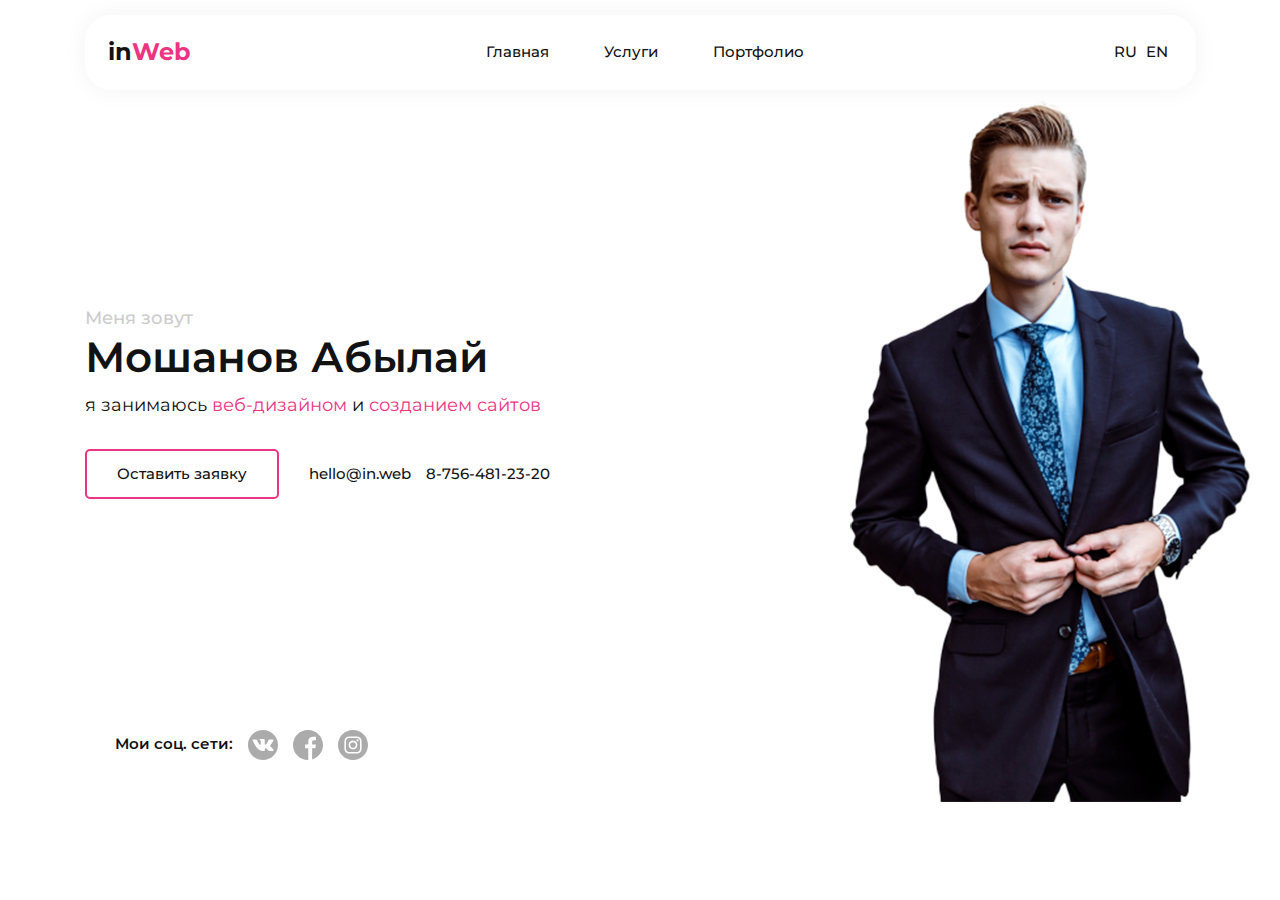
<file: index.html>
<!DOCTYPE html>
<html lang="ru">
<head>
    <meta charset="UTF-8">
    <meta name="viewport" content="width=device-width,initial-scale=1">
    <link rel="stylesheet" href="style.css">
    <link href="https://fonts.googleapis.com/css2?family=Montserrat:wght@400;500;600;700&display=swap" rel="stylesheet">
    <title>In-web</title>
</head>

<body>
<!-- Sprite -->
<svg style="display:none;">
    <symbol id="vk" viewbox="0 0 97.75 97.75">
       <g>
          <path d="M48.875,0C21.883,0,0,21.882,0,48.875S21.883,97.75,48.875,97.75S97.75,75.868,97.75,48.875S75.867,0,48.875,0z
		 M73.667,54.161c2.278,2.225,4.688,4.319,6.733,6.774c0.906,1.086,1.76,2.209,2.41,3.472c0.928,1.801,0.09,3.776-1.522,3.883
		l-10.013-0.002c-2.586,0.214-4.644-0.829-6.379-2.597c-1.385-1.409-2.67-2.914-4.004-4.371c-0.545-0.598-1.119-1.161-1.803-1.604
		c-1.365-0.888-2.551-0.616-3.333,0.81c-0.797,1.451-0.979,3.059-1.055,4.674c-0.109,2.361-0.821,2.978-3.19,3.089
		c-5.062,0.237-9.865-0.531-14.329-3.083c-3.938-2.251-6.986-5.428-9.642-9.025c-5.172-7.012-9.133-14.708-12.692-22.625
		c-0.801-1.783-0.215-2.737,1.752-2.774c3.268-0.063,6.536-0.055,9.804-0.003c1.33,0.021,2.21,0.782,2.721,2.037
		c1.766,4.345,3.931,8.479,6.644,12.313c0.723,1.021,1.461,2.039,2.512,2.76c1.16,0.796,2.044,0.533,2.591-0.762
		c0.35-0.823,0.501-1.703,0.577-2.585c0.26-3.021,0.291-6.041-0.159-9.05c-0.28-1.883-1.339-3.099-3.216-3.455
		c-0.956-0.181-0.816-0.535-0.351-1.081c0.807-0.944,1.563-1.528,3.074-1.528l11.313-0.002c1.783,0.35,2.183,1.15,2.425,2.946
		l0.01,12.572c-0.021,0.695,0.349,2.755,1.597,3.21c1,0.33,1.66-0.472,2.258-1.105c2.713-2.879,4.646-6.277,6.377-9.794
		c0.764-1.551,1.423-3.156,2.063-4.764c0.476-1.189,1.216-1.774,2.558-1.754l10.894,0.013c0.321,0,0.647,0.003,0.965,0.058
		c1.836,0.314,2.339,1.104,1.771,2.895c-0.894,2.814-2.631,5.158-4.329,7.508c-1.82,2.516-3.761,4.944-5.563,7.471
		C71.48,50.992,71.611,52.155,73.667,54.161z"/>
       </g>
    </symbol> 
    
     <symbol id="facebook" viewbox="0 0 512 512">
       <g>
          <path d="m512 256c0-141.4-114.6-256-256-256s-256 114.6-256 256 114.6 256 256 256c1.5 0 3 0 4.5-.1v-199.2h-55v-64.1h55v-47.2c0-54.7 33.4-84.5 82.2-84.5 23.4 0 43.5 1.7 49.3 2.5v57.2h-33.6c-26.5 0-31.7 12.6-31.7 31.1v40.8h63.5l-8.3 64.1h-55.2v189.5c107-30.7 185.3-129.2 185.3-246.1z"/>
           
       </g>
    </symbol> 
    
     <symbol id="instagram" viewbox="0 0 512 512" >
       <g>
         <path d="m305 256c0 27.0625-21.9375 49-49 49s-49-21.9375-49-49 21.9375-49 49-49 49 21.9375 49 49zm0 0"/><path d="m370.59375 169.304688c-2.355469-6.382813-6.113281-12.160157-10.996094-16.902344-4.742187-4.882813-10.515625-8.640625-16.902344-10.996094-5.179687-2.011719-12.960937-4.40625-27.292968-5.058594-15.503906-.707031-20.152344-.859375-59.402344-.859375-39.253906 0-43.902344.148438-59.402344.855469-14.332031.65625-22.117187 3.050781-27.292968 5.0625-6.386719 2.355469-12.164063 6.113281-16.902344 10.996094-4.882813 4.742187-8.640625 10.515625-11 16.902344-2.011719 5.179687-4.40625 12.964843-5.058594 27.296874-.707031 15.5-.859375 20.148438-.859375 59.402344 0 39.25.152344 43.898438.859375 59.402344.652344 14.332031 3.046875 22.113281 5.058594 27.292969 2.359375 6.386719 6.113281 12.160156 10.996094 16.902343 4.742187 4.882813 10.515624 8.640626 16.902343 10.996094 5.179688 2.015625 12.964844 4.410156 27.296875 5.0625 15.5.707032 20.144532.855469 59.398438.855469 39.257812 0 43.90625-.148437 59.402344-.855469 14.332031-.652344 22.117187-3.046875 27.296874-5.0625 12.820313-4.945312 22.953126-15.078125 27.898438-27.898437 2.011719-5.179688 4.40625-12.960938 5.0625-27.292969.707031-15.503906.855469-20.152344.855469-59.402344 0-39.253906-.148438-43.902344-.855469-59.402344-.652344-14.332031-3.046875-22.117187-5.0625-27.296874zm-114.59375 162.179687c-41.691406 0-75.488281-33.792969-75.488281-75.484375s33.796875-75.484375 75.488281-75.484375c41.6875 0 75.484375 33.792969 75.484375 75.484375s-33.796875 75.484375-75.484375 75.484375zm78.46875-136.3125c-9.742188 0-17.640625-7.898437-17.640625-17.640625s7.898437-17.640625 17.640625-17.640625 17.640625 7.898437 17.640625 17.640625c-.003906 9.742188-7.898437 17.640625-17.640625 17.640625zm0 0"/><path d="m256 0c-141.363281 0-256 114.636719-256 256s114.636719 256 256 256 256-114.636719 256-256-114.636719-256-256-256zm146.113281 316.605469c-.710937 15.648437-3.199219 26.332031-6.832031 35.683593-7.636719 19.746094-23.246094 35.355469-42.992188 42.992188-9.347656 3.632812-20.035156 6.117188-35.679687 6.832031-15.675781.714844-20.683594.886719-60.605469.886719-39.925781 0-44.929687-.171875-60.609375-.886719-15.644531-.714843-26.332031-3.199219-35.679687-6.832031-9.8125-3.691406-18.695313-9.476562-26.039063-16.957031-7.476562-7.339844-13.261719-16.226563-16.953125-26.035157-3.632812-9.347656-6.121094-20.035156-6.832031-35.679687-.722656-15.679687-.890625-20.6875-.890625-60.609375s.167969-44.929688.886719-60.605469c.710937-15.648437 3.195312-26.332031 6.828125-35.683593 3.691406-9.808594 9.480468-18.695313 16.960937-26.035157 7.339844-7.480469 16.226563-13.265625 26.035157-16.957031 9.351562-3.632812 20.035156-6.117188 35.683593-6.832031 15.675781-.714844 20.683594-.886719 60.605469-.886719s44.929688.171875 60.605469.890625c15.648437.710937 26.332031 3.195313 35.683593 6.824219 9.808594 3.691406 18.695313 9.480468 26.039063 16.960937 7.476563 7.34375 13.265625 16.226563 16.953125 26.035157 3.636719 9.351562 6.121094 20.035156 6.835938 35.683593.714843 15.675781.882812 20.683594.882812 60.605469s-.167969 44.929688-.886719 60.605469zm0 0"/>
          
           
       </g>
    </symbol> 
    
    <symbol id="close"  viewBox="0 0 496.096 496.096">
    <g>
		<path d="M259.41,247.998L493.754,13.654c3.123-3.124,3.123-8.188,0-11.312c-3.124-3.123-8.188-3.123-11.312,0L248.098,236.686
			L13.754,2.342C10.576-0.727,5.512-0.639,2.442,2.539c-2.994,3.1-2.994,8.015,0,11.115l234.344,234.344L2.442,482.342
			c-3.178,3.07-3.266,8.134-0.196,11.312s8.134,3.266,11.312,0.196c0.067-0.064,0.132-0.13,0.196-0.196L248.098,259.31
			l234.344,234.344c3.178,3.07,8.242,2.982,11.312-0.196c2.995-3.1,2.995-8.016,0-11.116L259.41,247.998z"/>
	</g>
</symbol>
</svg>

<!-- Header -->
<header class="header">
    <div class="container">
       <div class="header__inner">
           <a class="logo" href="#">in<span class="logo__prefix">Web</span></a>
           <nav class="nav">
               <a class="nav__link active" href="index.html">Главная</a>
               <a class="nav__link" href="services.html">Услуги</a>
               <a class="nav__link" href="portfolio.html">Портфолио</a>
           </nav>
           <div class="lang">
               <div class="lang__item active">ru</div>
               <div class="lang__item">en</div>
           </div>
       </div>
    </div>
</header> 

<!-- Intro -->
<div class="intro">
   <div class="container">
        <div class="intro__suptitle">Меня зовут</div>
        <div class="intro__title">Мошанов Абылай</div>
        <div class="intro__text">я занимаюсь <span class="intro__prefix">веб-дизайном </span>и <span class="intro__prefix"> созданием сайтов</span></div>
        <ul class="contacts">
            <button data-modal class="btn" type="submit" >Оставить заявку</button>
            <a class="contacts__link" href="hello@in.web">hello@in.web </a>
            <a class="contacts__link" href="875648123">8-756-481-23-20 </a>
        </ul>
    </div>  
    <img class="author" src="img/man.png" alt=""> 
</div>   
 
   
<!-- Footer --> 
   <footer class="footer">
    <div class="container">
        <div class="social">
           <div class="social__text">Мои соц. сети:</div>
            <a class="social__link" target="_blank">
                <svg class="social__icon">
                    <use xlink:href="#vk"></use>
                </svg>
            </a>
             <a class="social__link" target="_blank">
                <svg class="social__icon social__icon-fb">
                    <use xlink:href="#facebook"></use>
                </svg>
            </a>
             <a class="social__link" target="_blank">
                <svg class="social__icon">
                    <use xlink:href="#instagram"></use>
                </svg>
            </a>
        </div>
    </div>
</footer>

<!-- Modal --> 
<div class="modal">
     <div class="modal__dialog">
       <div class="modal__content">
        <button data-close class="modal__close" type="button">
            <svg data-close  class="modal__close-icon">
                    <use xlink:href="#close"></use>
            </svg>
        </button>
         <h2 class="modal__title">Оставить заявку</h2>
         <h4 class="modal__text">Заполните форму ниже и я свяжусь с вами в ближайшее время!</h4>
         <form action="" method="post">
             <div class="form__group">
                 <input class="input" type="text" name="text" placeholder="Ваше имя и фамилия">
             </div>
             <div class="form__group">
                 <input class="input" type="email" name="email" placeholder="Ваш e-mail">
             </div>
             <div class="form__group">
                 <input class="input" type="tel" name="phone" placeholder="Ваш номер телефона">
             </div>
         </form>
         <ul class="contacts">
            <button  class="btn" type="submit">Оставить заявку</button>
            <a class="contacts__link" href="hello@in.web">hello@in.web </a>
            <a class="contacts__link" href="875648123">8-756-481-23-20 </a>
        </ul>
     </div>    
</div>
</div>
<script src="script.js"></script>

</body>
</html>
</file>
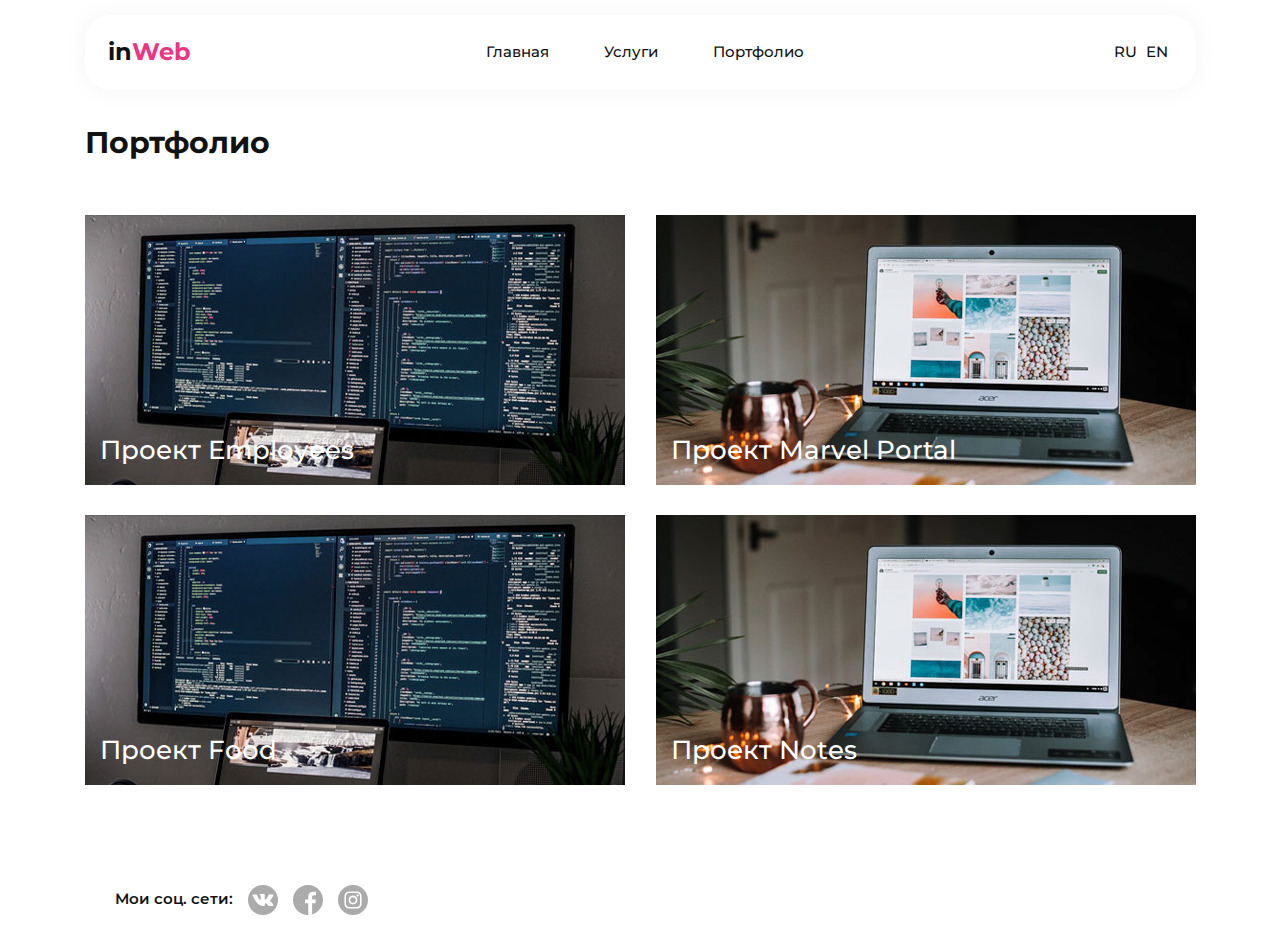
<file: portfolio.html>
<!DOCTYPE html>
<html lang="ru">
<head>
    <meta charset="UTF-8">
    <meta name="viewport" content="width=device-width,initial-scale=1">
    <link rel="stylesheet" href="style.css">
    <link href="https://fonts.googleapis.com/css2?family=Montserrat:wght@400;500;600;700&display=swap" rel="stylesheet">
    <title>In-web</title>
</head>
<body>
    <!-- Sprite -->
<svg style="display:none;">
    <symbol id="vk" viewbox="0 0 97.75 97.75">
       <g>
          <path d="M48.875,0C21.883,0,0,21.882,0,48.875S21.883,97.75,48.875,97.75S97.75,75.868,97.75,48.875S75.867,0,48.875,0z
		 M73.667,54.161c2.278,2.225,4.688,4.319,6.733,6.774c0.906,1.086,1.76,2.209,2.41,3.472c0.928,1.801,0.09,3.776-1.522,3.883
		l-10.013-0.002c-2.586,0.214-4.644-0.829-6.379-2.597c-1.385-1.409-2.67-2.914-4.004-4.371c-0.545-0.598-1.119-1.161-1.803-1.604
		c-1.365-0.888-2.551-0.616-3.333,0.81c-0.797,1.451-0.979,3.059-1.055,4.674c-0.109,2.361-0.821,2.978-3.19,3.089
		c-5.062,0.237-9.865-0.531-14.329-3.083c-3.938-2.251-6.986-5.428-9.642-9.025c-5.172-7.012-9.133-14.708-12.692-22.625
		c-0.801-1.783-0.215-2.737,1.752-2.774c3.268-0.063,6.536-0.055,9.804-0.003c1.33,0.021,2.21,0.782,2.721,2.037
		c1.766,4.345,3.931,8.479,6.644,12.313c0.723,1.021,1.461,2.039,2.512,2.76c1.16,0.796,2.044,0.533,2.591-0.762
		c0.35-0.823,0.501-1.703,0.577-2.585c0.26-3.021,0.291-6.041-0.159-9.05c-0.28-1.883-1.339-3.099-3.216-3.455
		c-0.956-0.181-0.816-0.535-0.351-1.081c0.807-0.944,1.563-1.528,3.074-1.528l11.313-0.002c1.783,0.35,2.183,1.15,2.425,2.946
		l0.01,12.572c-0.021,0.695,0.349,2.755,1.597,3.21c1,0.33,1.66-0.472,2.258-1.105c2.713-2.879,4.646-6.277,6.377-9.794
		c0.764-1.551,1.423-3.156,2.063-4.764c0.476-1.189,1.216-1.774,2.558-1.754l10.894,0.013c0.321,0,0.647,0.003,0.965,0.058
		c1.836,0.314,2.339,1.104,1.771,2.895c-0.894,2.814-2.631,5.158-4.329,7.508c-1.82,2.516-3.761,4.944-5.563,7.471
		C71.48,50.992,71.611,52.155,73.667,54.161z"/>
       </g>
    </symbol> 
    
     <symbol id="facebook" viewbox="0 0 512 512">
       <g>
          <path d="m512 256c0-141.4-114.6-256-256-256s-256 114.6-256 256 114.6 256 256 256c1.5 0 3 0 4.5-.1v-199.2h-55v-64.1h55v-47.2c0-54.7 33.4-84.5 82.2-84.5 23.4 0 43.5 1.7 49.3 2.5v57.2h-33.6c-26.5 0-31.7 12.6-31.7 31.1v40.8h63.5l-8.3 64.1h-55.2v189.5c107-30.7 185.3-129.2 185.3-246.1z"/>
           
       </g>
    </symbol> 
    
     <symbol id="instagram" viewbox="0 0 512 512" >
       <g>
         <path d="m305 256c0 27.0625-21.9375 49-49 49s-49-21.9375-49-49 21.9375-49 49-49 49 21.9375 49 49zm0 0"/><path d="m370.59375 169.304688c-2.355469-6.382813-6.113281-12.160157-10.996094-16.902344-4.742187-4.882813-10.515625-8.640625-16.902344-10.996094-5.179687-2.011719-12.960937-4.40625-27.292968-5.058594-15.503906-.707031-20.152344-.859375-59.402344-.859375-39.253906 0-43.902344.148438-59.402344.855469-14.332031.65625-22.117187 3.050781-27.292968 5.0625-6.386719 2.355469-12.164063 6.113281-16.902344 10.996094-4.882813 4.742187-8.640625 10.515625-11 16.902344-2.011719 5.179687-4.40625 12.964843-5.058594 27.296874-.707031 15.5-.859375 20.148438-.859375 59.402344 0 39.25.152344 43.898438.859375 59.402344.652344 14.332031 3.046875 22.113281 5.058594 27.292969 2.359375 6.386719 6.113281 12.160156 10.996094 16.902343 4.742187 4.882813 10.515624 8.640626 16.902343 10.996094 5.179688 2.015625 12.964844 4.410156 27.296875 5.0625 15.5.707032 20.144532.855469 59.398438.855469 39.257812 0 43.90625-.148437 59.402344-.855469 14.332031-.652344 22.117187-3.046875 27.296874-5.0625 12.820313-4.945312 22.953126-15.078125 27.898438-27.898437 2.011719-5.179688 4.40625-12.960938 5.0625-27.292969.707031-15.503906.855469-20.152344.855469-59.402344 0-39.253906-.148438-43.902344-.855469-59.402344-.652344-14.332031-3.046875-22.117187-5.0625-27.296874zm-114.59375 162.179687c-41.691406 0-75.488281-33.792969-75.488281-75.484375s33.796875-75.484375 75.488281-75.484375c41.6875 0 75.484375 33.792969 75.484375 75.484375s-33.796875 75.484375-75.484375 75.484375zm78.46875-136.3125c-9.742188 0-17.640625-7.898437-17.640625-17.640625s7.898437-17.640625 17.640625-17.640625 17.640625 7.898437 17.640625 17.640625c-.003906 9.742188-7.898437 17.640625-17.640625 17.640625zm0 0"/><path d="m256 0c-141.363281 0-256 114.636719-256 256s114.636719 256 256 256 256-114.636719 256-256-114.636719-256-256-256zm146.113281 316.605469c-.710937 15.648437-3.199219 26.332031-6.832031 35.683593-7.636719 19.746094-23.246094 35.355469-42.992188 42.992188-9.347656 3.632812-20.035156 6.117188-35.679687 6.832031-15.675781.714844-20.683594.886719-60.605469.886719-39.925781 0-44.929687-.171875-60.609375-.886719-15.644531-.714843-26.332031-3.199219-35.679687-6.832031-9.8125-3.691406-18.695313-9.476562-26.039063-16.957031-7.476562-7.339844-13.261719-16.226563-16.953125-26.035157-3.632812-9.347656-6.121094-20.035156-6.832031-35.679687-.722656-15.679687-.890625-20.6875-.890625-60.609375s.167969-44.929688.886719-60.605469c.710937-15.648437 3.195312-26.332031 6.828125-35.683593 3.691406-9.808594 9.480468-18.695313 16.960937-26.035157 7.339844-7.480469 16.226563-13.265625 26.035157-16.957031 9.351562-3.632812 20.035156-6.117188 35.683593-6.832031 15.675781-.714844 20.683594-.886719 60.605469-.886719s44.929688.171875 60.605469.890625c15.648437.710937 26.332031 3.195313 35.683593 6.824219 9.808594 3.691406 18.695313 9.480468 26.039063 16.960937 7.476563 7.34375 13.265625 16.226563 16.953125 26.035157 3.636719 9.351562 6.121094 20.035156 6.835938 35.683593.714843 15.675781.882812 20.683594.882812 60.605469s-.167969 44.929688-.886719 60.605469zm0 0"/>
          
           
       </g>
    </symbol> 
</svg>

<!-- Header -->
<header class="header">
    <div class="container">
       <div class="header__inner">
           <a class="logo" href="#">in<span class="logo__prefix">Web</span></a>
           <nav class="nav">
               <a class="nav__link" href="index.html">Главная</a>
               <a class="nav__link" href="services.html">Услуги</a>
               <a class="nav__link active" href="portfolio.html">Портфолио</a>
           </nav>
           <div class="lang">
               <div class="lang__item active">ru</div>
               <div class="lang__item">en</div>
           </div>
       </div>
    </div>
</header> 
  
<!-- Portfolio -->   
<div class="container">
    <h1 class="content__title">Портфолио</h1>
    <div class="portfolio">
        <div class="portfolio__item">
            <a class="portfolio__link" href="https://abylai1812.github.io/employees/" target="_blank">
                <img class="portfolio__img" src="img/portfolio/1.jpg" alt="">
            </a>
            <div class="portfolio__title">Проект Employees</div>
        </div>
        <div class="portfolio__item">
            <a class="portfolio__link" href="https://abylai1812.github.io/marvelportal/" target="_blank">
                <img class="portfolio__img" src="img/portfolio/2.jpg" alt="">
            </a>
            <div class="portfolio__title">Проект Marvel Portal</div>
        </div>
        <div class="portfolio__item">
            <a class="portfolio__link" href="https://abylai1812.github.io/food/" target="_blank">
                <img class="portfolio__img" src="img/portfolio/1.jpg" alt="">
            </a>
            <div class="portfolio__title">Проект Food</div>
        </div>
        <div class="portfolio__item">
            <a class="portfolio__link" href="https://abylai1812.github.io/notes/" target="_blank">
                <img class="portfolio__img" src="img/portfolio/2.jpg" alt="">
            </a>
            <div class="portfolio__title">Проект Notes</div>
        </div>
    </div>
</div>
   
<!-- Footer --> 
   <footer class="footer">
    <div class="container">
        <div class="social">
           <div class="social__text">Мои соц. сети:</div>
            <a class="social__link" target="_blank">
                <svg class="social__icon">
                    <use xlink:href="#vk"></use>
                </svg>
            </a>
             <a class="social__link" target="_blank">
                <svg class="social__icon social__icon-fb">
                    <use xlink:href="#facebook"></use>
                </svg>
            </a>
             <a class="social__link" target="_blank">
                <svg class="social__icon">
                    <use xlink:href="#instagram"></use>
                </svg>
            </a>
        </div>
    </div>
</footer>


    
    
    
    
</body>
</html>
</file>
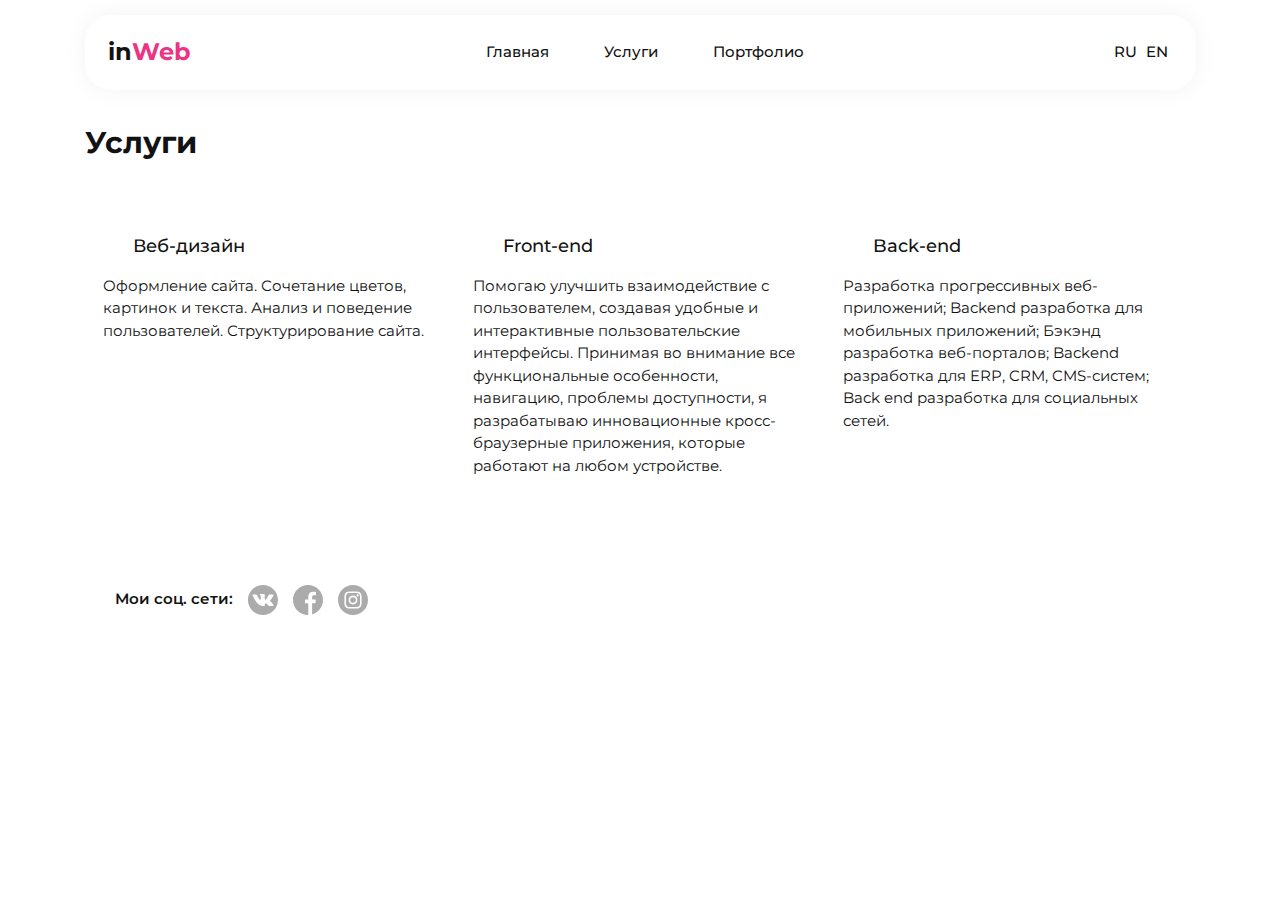
<file: services.html>
<!DOCTYPE html>
<html lang="ru">
<head>
    <meta charset="UTF-8">
    <meta name="viewport" content="width=device-width,initial-scale=1">
    <link rel="stylesheet" href="style.css">
    <link href="https://fonts.googleapis.com/css2?family=Montserrat:wght@400;500;600;700&display=swap" rel="stylesheet">
    <title>In-web</title>
</head>
<body>
   
    <!-- Sprite -->
<svg style="display:none;">
    <symbol id="vk" viewbox="0 0 97.75 97.75">
       <g>
          <path d="M48.875,0C21.883,0,0,21.882,0,48.875S21.883,97.75,48.875,97.75S97.75,75.868,97.75,48.875S75.867,0,48.875,0z
		 M73.667,54.161c2.278,2.225,4.688,4.319,6.733,6.774c0.906,1.086,1.76,2.209,2.41,3.472c0.928,1.801,0.09,3.776-1.522,3.883
		l-10.013-0.002c-2.586,0.214-4.644-0.829-6.379-2.597c-1.385-1.409-2.67-2.914-4.004-4.371c-0.545-0.598-1.119-1.161-1.803-1.604
		c-1.365-0.888-2.551-0.616-3.333,0.81c-0.797,1.451-0.979,3.059-1.055,4.674c-0.109,2.361-0.821,2.978-3.19,3.089
		c-5.062,0.237-9.865-0.531-14.329-3.083c-3.938-2.251-6.986-5.428-9.642-9.025c-5.172-7.012-9.133-14.708-12.692-22.625
		c-0.801-1.783-0.215-2.737,1.752-2.774c3.268-0.063,6.536-0.055,9.804-0.003c1.33,0.021,2.21,0.782,2.721,2.037
		c1.766,4.345,3.931,8.479,6.644,12.313c0.723,1.021,1.461,2.039,2.512,2.76c1.16,0.796,2.044,0.533,2.591-0.762
		c0.35-0.823,0.501-1.703,0.577-2.585c0.26-3.021,0.291-6.041-0.159-9.05c-0.28-1.883-1.339-3.099-3.216-3.455
		c-0.956-0.181-0.816-0.535-0.351-1.081c0.807-0.944,1.563-1.528,3.074-1.528l11.313-0.002c1.783,0.35,2.183,1.15,2.425,2.946
		l0.01,12.572c-0.021,0.695,0.349,2.755,1.597,3.21c1,0.33,1.66-0.472,2.258-1.105c2.713-2.879,4.646-6.277,6.377-9.794
		c0.764-1.551,1.423-3.156,2.063-4.764c0.476-1.189,1.216-1.774,2.558-1.754l10.894,0.013c0.321,0,0.647,0.003,0.965,0.058
		c1.836,0.314,2.339,1.104,1.771,2.895c-0.894,2.814-2.631,5.158-4.329,7.508c-1.82,2.516-3.761,4.944-5.563,7.471
		C71.48,50.992,71.611,52.155,73.667,54.161z"/>
       </g>
    </symbol> 
    
     <symbol id="facebook" viewbox="0 0 512 512">
       <g>
          <path d="m512 256c0-141.4-114.6-256-256-256s-256 114.6-256 256 114.6 256 256 256c1.5 0 3 0 4.5-.1v-199.2h-55v-64.1h55v-47.2c0-54.7 33.4-84.5 82.2-84.5 23.4 0 43.5 1.7 49.3 2.5v57.2h-33.6c-26.5 0-31.7 12.6-31.7 31.1v40.8h63.5l-8.3 64.1h-55.2v189.5c107-30.7 185.3-129.2 185.3-246.1z"/>
           
       </g>
    </symbol> 
    
     <symbol id="instagram" viewbox="0 0 512 512" >
       <g>
         <path d="m305 256c0 27.0625-21.9375 49-49 49s-49-21.9375-49-49 21.9375-49 49-49 49 21.9375 49 49zm0 0"/><path d="m370.59375 169.304688c-2.355469-6.382813-6.113281-12.160157-10.996094-16.902344-4.742187-4.882813-10.515625-8.640625-16.902344-10.996094-5.179687-2.011719-12.960937-4.40625-27.292968-5.058594-15.503906-.707031-20.152344-.859375-59.402344-.859375-39.253906 0-43.902344.148438-59.402344.855469-14.332031.65625-22.117187 3.050781-27.292968 5.0625-6.386719 2.355469-12.164063 6.113281-16.902344 10.996094-4.882813 4.742187-8.640625 10.515625-11 16.902344-2.011719 5.179687-4.40625 12.964843-5.058594 27.296874-.707031 15.5-.859375 20.148438-.859375 59.402344 0 39.25.152344 43.898438.859375 59.402344.652344 14.332031 3.046875 22.113281 5.058594 27.292969 2.359375 6.386719 6.113281 12.160156 10.996094 16.902343 4.742187 4.882813 10.515624 8.640626 16.902343 10.996094 5.179688 2.015625 12.964844 4.410156 27.296875 5.0625 15.5.707032 20.144532.855469 59.398438.855469 39.257812 0 43.90625-.148437 59.402344-.855469 14.332031-.652344 22.117187-3.046875 27.296874-5.0625 12.820313-4.945312 22.953126-15.078125 27.898438-27.898437 2.011719-5.179688 4.40625-12.960938 5.0625-27.292969.707031-15.503906.855469-20.152344.855469-59.402344 0-39.253906-.148438-43.902344-.855469-59.402344-.652344-14.332031-3.046875-22.117187-5.0625-27.296874zm-114.59375 162.179687c-41.691406 0-75.488281-33.792969-75.488281-75.484375s33.796875-75.484375 75.488281-75.484375c41.6875 0 75.484375 33.792969 75.484375 75.484375s-33.796875 75.484375-75.484375 75.484375zm78.46875-136.3125c-9.742188 0-17.640625-7.898437-17.640625-17.640625s7.898437-17.640625 17.640625-17.640625 17.640625 7.898437 17.640625 17.640625c-.003906 9.742188-7.898437 17.640625-17.640625 17.640625zm0 0"/><path d="m256 0c-141.363281 0-256 114.636719-256 256s114.636719 256 256 256 256-114.636719 256-256-114.636719-256-256-256zm146.113281 316.605469c-.710937 15.648437-3.199219 26.332031-6.832031 35.683593-7.636719 19.746094-23.246094 35.355469-42.992188 42.992188-9.347656 3.632812-20.035156 6.117188-35.679687 6.832031-15.675781.714844-20.683594.886719-60.605469.886719-39.925781 0-44.929687-.171875-60.609375-.886719-15.644531-.714843-26.332031-3.199219-35.679687-6.832031-9.8125-3.691406-18.695313-9.476562-26.039063-16.957031-7.476562-7.339844-13.261719-16.226563-16.953125-26.035157-3.632812-9.347656-6.121094-20.035156-6.832031-35.679687-.722656-15.679687-.890625-20.6875-.890625-60.609375s.167969-44.929688.886719-60.605469c.710937-15.648437 3.195312-26.332031 6.828125-35.683593 3.691406-9.808594 9.480468-18.695313 16.960937-26.035157 7.339844-7.480469 16.226563-13.265625 26.035157-16.957031 9.351562-3.632812 20.035156-6.117188 35.683593-6.832031 15.675781-.714844 20.683594-.886719 60.605469-.886719s44.929688.171875 60.605469.890625c15.648437.710937 26.332031 3.195313 35.683593 6.824219 9.808594 3.691406 18.695313 9.480468 26.039063 16.960937 7.476563 7.34375 13.265625 16.226563 16.953125 26.035157 3.636719 9.351562 6.121094 20.035156 6.835938 35.683593.714843 15.675781.882812 20.683594.882812 60.605469s-.167969 44.929688-.886719 60.605469zm0 0"/>
          
           
       </g>
    </symbol> 
    
</svg>
    
<!-- Header -->
<header class="header">
    <div class="container">
       <div class="header__inner">
           <a class="logo" href="#">in<span class="logo__prefix">Web</span></a>
           <nav class="nav">
               <a class="nav__link" href="index.html" >Главная</a>
               <a class="nav__link active" href="services.html">Услуги</a>
               <a class="nav__link" href="portfolio.html">Портфолио</a>
           </nav>
           <div class="lang">
               <div class="lang__item active">ru</div>
               <div class="lang__item">en</div>
           </div>
       </div>
    </div>
</header> 

<!-- Service -->
<div class="container">
    <h1 class="content__title">Услуги</h1>
        <div class="services">
            <div class="services__item">
                <div class="services__title">Веб-дизайн</div>
                <div class="services__text">Оформление сайта. Сочетание цветов, картинок и текста. Анализ и поведение пользователей. Структурирование сайта.  </div>
            </div>
            <div class="services__item">
                <div class="services__title">Front-end</div>
                <div class="services__text">Помогаю улучшить взаимодействие с пользователем, создавая  удобные и интерактивные пользовательские интерфейсы. Принимая во внимание все функциональные особенности, навигацию, проблемы доступности, я разрабатываю  инновационные кросс-браузерные приложения, которые работают на любом устройстве.  </div>
            </div>
            <div class="services__item">
                <div class="services__title">Back-end</div>
                <div class="services__text">Разработка прогрессивных веб-приложений; Backend разработка для мобильных приложений; Бэкэнд разработка веб-порталов; Backend разработка для ERP, CRM, CMS-систем; Back end разработка для социальных сетей. </div>
            </div>
        </div><!-- /.services -->
</div> <!-- /.container -->


<!-- Footer --> 
   <footer class="footer">
    <div class="container">
        <div class="social">
           <div class="social__text">Мои соц. сети:</div>
            <a class="social__link" target="_blank">
                <svg class="social__icon">
                    <use xlink:href="#vk"></use>
                </svg>
            </a>
             <a class="social__link" target="_blank">
                <svg class="social__icon social__icon-fb">
                    <use xlink:href="#facebook"></use>
                </svg>
            </a>
             <a class="social__link" target="_blank">
                <svg class="social__icon">
                    <use xlink:href="#instagram"></use>
                </svg>
            </a>
        </div>
    </div>
</footer>



</body>
</html>
</file>
<file: style.css>
body {
    margin: 0;
    font-family: 'Montserrat', sans-serif;
    background-color: #fff;
    font-size: 15px;
    font-weight: 500;
    line-height: 1.5;
    color: #121212;
}

*
*,
:before,
:after {
    box-sizing: border-box;
}
.container {
    width: 100%;
    max-width: 1111px;
    margin: 0 auto;
    
}

/* Header ==============*/
.header {
    margin-top: 15px;
}
.header__inner {
    display: flex;
    justify-content: space-between;
    align-items: center;
    background-color: #fff;
    padding: 15px 22px;
    border-radius: 25px;
    border: 1px solid #fff;
    box-shadow: 0 0 25px rgba(0,0,0,0.05);
}
.logo {
    font-size: 24px;
    font-weight: 700;
    color:#121212;
    text-decoration: none;
}
.logo__prefix {
    color: #ec3482;
}

/* Nav ==============*/
.nav {
    display: flex;
    font-size: 15px;
    font-weight: 500;
    
}
.nav__link {
    color: #121212;
    padding: 10px 20px;
    margin-right: 15px;
    border-radius: 20px;
    transition: background 0.2s linear;
    cursor: pointer;
    text-decoration: none;
}
.nav__link:hover {
    background-color: #fafafa;
}
.nav__link:active {
    background-color: #ec3482;
    color: #fff;
}
.lang__item {
    display: inline-block;
    font-size: 15px;
    font-weight: 500;
    color: #121212;
    text-transform: uppercase;
    margin-right: 5px;
}
.lang__item:active {
    color: #ec3482;
}
/* Intro ==============*/
.intro {
    position: relative;
    flex: 1;
    height: 100vh;
    max-height: 640px;
    padding: 30px 0;
    display: flex;
    flex-direction: column;
    justify-content: center;
}
.intro__text {
    font-size: 18px;
    color: #121212;
    font-weight: 400;
    margin-bottom: 30px; 
}

.intro__title {
    margin-bottom: 10px;
    font-size: 42px;
    line-height: 1.2;
    font-weight: 600;
    color: #121212;
}
.intro__prefix {
    color: #ec3482;
}
.intro__suptitle {
    font-size: 18px;
    color: #ccc; 
}
.author {
    position: absolute;
    top: 10px;
    right: 30px;
    z-index: 1;
}

/* Button ==============*/
.btn {
   display: inline-block;
    vertical-align: top;
    padding: 15px 30px;
    margin-right: 30px;
    color: #121212;
    font-family: inherit;
    font-size: 15px;
    font-weight: 500;
    line-height: 1.1;
    cursor: pointer;
    text-decoration: none;
    transition: background 0.1s linear;
    transition: color 0.1s linear;
    background: none;
    border: 0;
    border-radius: 5px;
    border: 2px solid #ec3482;
}
   
.btn:hover {
        background: #ec3482;
        color: #fff;
    }
.contacts {
    display: flex;
    align-items: center;
    padding: 0;
}
.contacts__link {
    display: inline-block;
    margin-right: 15px;
    text-decoration: none;
    color: #121212;
}

/* Footer ==============*/
.footer {
    margin-bottom: 30px;
}
.social {
    display: flex;
    align-items: center;
    margin-left: 30px;
}
.social__text {
    margin-right: 15px;
    
    color: #121212;
    font-size: 15px;
    font-weight: 600;
    
}
.social__link {
    margin-right: 15px;
}
.social__link:hover .social__icon {
        fill:#121212;
}

.social__icon {
    display: block;
    cursor: pointer;
    width: 30px;
    height: 30px;
    
    fill:#ababab;
    transition: fill 0.1s linear;
}
.fb {
    width: 22px;
    height: 22px;
    }

/* Services ==============*/
.content__title {
    margin-top: 30px;
}
.services {
    display: flex;
    justify-content: space-between;
    margin-bottom: 100px;
}

.services__item {
    height: 100vh;
    max-height: 300px;
    width:100%;
    
    
    padding: 18px;
    background-color: #fff;
    border-radius: 25px;
}
.services__title {
    margin-top: 30px;
    padding-left: 30px;
    font-size: 18px;
    color: #121212;
    font-weight: 500;
}
.services__text {
    color: #121212;
    font-size: 15px;
    font-weight: 400;
    margin-top: 15px;
}    


/* Portfolio ==============*/
.portfolio {
    display: flex;
    justify-content: space-between;
    flex-wrap: wrap;
    margin-bottom: 100px;
    
}
.portfolio__item {
    position: relative;
    overflow: hidden;
    margin-top: 30px;
    background-color: #000;
    
}

.portfolio__img {
    display: block;
    max-width: 100%;
    height: auto;
    
}
.portfolio__title {
    width: 100%;
    padding: 15px;
    
    font-size: 1.6rem;
    color: #fff;
    pointer-events: none;
    
    position: absolute;
    bottom: 0;
    left: 0;
    z-index: 1;
   
}

/* Modal ==============*/
.modal {
    position: fixed;
    width: 100%;
    height: 100%;
    background-color:rgba(7, 5, 29, 0.9);
    top: 0;
    left: 0;
    z-index: 4;
    display: none;
}

.modal__dialog {
    min-height: 100%;
    display: flex;
    justify-content: center;
    align-items: center;
    padding: 30px;   
}

.modal__content {
    position: relative;
    background-color: #fff;
    max-width: 550px;
    padding: 30px;
    border-radius: 15px; 
    z-index: 5;    
}

.form__group {
    padding: 10px 0;
}
.modal__close {
    
    background: none;
    color: #ccc;
    border: 0;    
}
.modal__close-icon {
    position: absolute;
    top: 10px;
    right: 10px;
    z-index: 1;
    height: 25px;
    width: 25px;
    cursor: pointer;
}

.input {
    display: block;
    width: 100%;
    height: 45px;
    padding: 15px 18px;
    
    font-family: inherit;
    color: #333;
    font-size: 15px;
    line-height: 1.1;
    font-weight: 500;
    
    border: 1px solid #ddd;
    border-radius: 5px;
}
.input:focus {
    outline: 0;
    border-color: #ec3482;
    
}
.modal__title {
    margin: 0;
    font-size: 24px;
    font-weight: 700;    
}
.modal__text {
    font-size: 16px;
    font-weight: 500;
}
.show{
    display: block;
}
.hide {
    display: none;
}

/*Media ===================*/
@media(max-width:768px) {
    .author {
        display: none;
    }
    .container {
        width: 100%;
    }
    .intro {
        margin-left: 15px;
    }
    
    .content__title {
    margin-left: 30px;
}
    .services {
        display: block;
    }
    .services__item {
        height: auto;
    }
}

@media(max-width:505px) {
    .lang {
        display: none;
    }
    .header__inner {
        width: 100%;
        max-width: 502px;
        display: block;
    }
    .contacts {
        display: block;
    }
    .contacts__link {
        display: block;
        margin: 15px 0;
    }
    .portfolio {
        display: flex;
        flex-wrap: wrap;
    }
}
    
@media (max-width:375px) {
    .nav {
        display: flex;
        flex-direction: column;
    }
}
</file>
